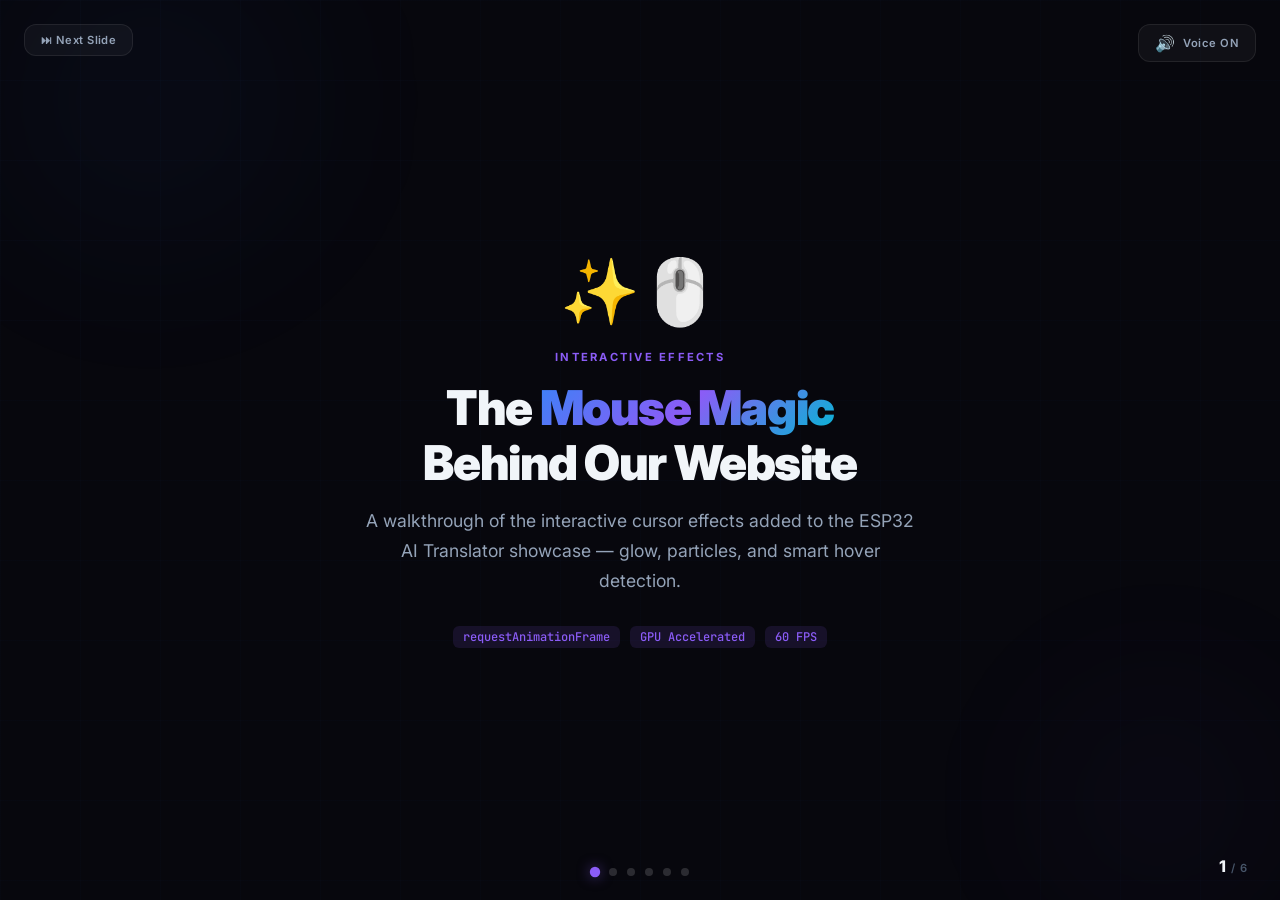
<file: docs/mouse-effects-explainer.html>
<!DOCTYPE html>
<html lang="en">
<head>
    <meta charset="UTF-8">
    <meta name="viewport" content="width=device-width, initial-scale=1.0">
    <title>Mouse Effects — Animated Explainer</title>
    <link rel="preconnect" href="https://fonts.googleapis.com">
    <link rel="preconnect" href="https://fonts.gstatic.com" crossorigin>
    <link href="https://fonts.googleapis.com/css2?family=Inter:wght@300;400;500;600;700;800;900&family=JetBrains+Mono:wght@400;500&display=swap" rel="stylesheet">
    <style>
        *, *::before, *::after {
            margin: 0; padding: 0; box-sizing: border-box;
        }

        :root {
            --bg: #07070d;
            --bg-card: #111119;
            --blue: #3b82f6;
            --purple: #8b5cf6;
            --cyan: #06b6d4;
            --pink: #ec4899;
            --green: #10b981;
            --text: #f1f5f9;
            --text-dim: #94a3b8;
            --text-muted: #475569;
        }

        html, body {
            font-family: 'Inter', sans-serif;
            background: var(--bg);
            color: var(--text);
            height: 100vh;
            width: 100vw;
            overflow: hidden;
            cursor: none;
        }

        /* ── BACKGROUND ── */
        .bg-noise {
            position: fixed; inset: 0;
            background-image:
                linear-gradient(rgba(59, 130, 246, 0.02) 1px, transparent 1px),
                linear-gradient(90deg, rgba(59, 130, 246, 0.02) 1px, transparent 1px);
            background-size: 80px 80px;
            z-index: 0;
        }

        .bg-orb {
            position: fixed;
            border-radius: 50%;
            filter: blur(80px);
            z-index: 0;
            opacity: 0.4;
        }

        .bg-orb-1 {
            width: 500px; height: 500px;
            background: radial-gradient(circle, rgba(59,130,246,0.15), transparent 70%);
            top: -150px; left: -100px;
            animation: orbFloat1 12s ease-in-out infinite;
        }

        .bg-orb-2 {
            width: 400px; height: 400px;
            background: radial-gradient(circle, rgba(139,92,246,0.12), transparent 70%);
            bottom: -100px; right: -80px;
            animation: orbFloat2 15s ease-in-out infinite;
        }

        @keyframes orbFloat1 {
            0%, 100% { transform: translate(0, 0); }
            50% { transform: translate(40px, 30px); }
        }
        @keyframes orbFloat2 {
            0%, 100% { transform: translate(0, 0); }
            50% { transform: translate(-30px, -40px); }
        }

        /* ── MAIN STAGE ── */
        .stage {
            position: relative;
            z-index: 1;
            height: 100vh;
            display: flex;
            flex-direction: column;
            align-items: center;
            justify-content: center;
        }

        /* ── SLIDE SYSTEM ── */
        .slide {
            position: absolute;
            inset: 0;
            display: flex;
            flex-direction: column;
            align-items: center;
            justify-content: center;
            opacity: 0;
            transform: scale(0.95) translateY(20px);
            transition: opacity 0.8s cubic-bezier(0.4, 0, 0.2, 1),
                        transform 0.8s cubic-bezier(0.4, 0, 0.2, 1);
            pointer-events: none;
            padding: 60px;
        }

        .slide.active {
            opacity: 1;
            transform: scale(1) translateY(0);
            pointer-events: all;
        }

        .slide.exit-left {
            opacity: 0;
            transform: scale(0.9) translateX(-60px);
        }

        /* ── SLIDE CONTENT STYLES ── */
        .slide-number {
            font-size: 0.7rem;
            font-weight: 700;
            letter-spacing: 0.2em;
            text-transform: uppercase;
            color: var(--purple);
            margin-bottom: 16px;
            opacity: 0;
            animation: fadeUp 0.6s ease-out 0.3s forwards;
        }

        .slide.active .slide-number { animation: fadeUp 0.6s ease-out 0.3s forwards; }

        .slide-title {
            font-size: 3rem;
            font-weight: 900;
            text-align: center;
            line-height: 1.15;
            letter-spacing: -0.03em;
            margin-bottom: 16px;
            max-width: 700px;
        }

        .slide-title .gradient {
            background: linear-gradient(135deg, var(--blue), var(--purple), var(--cyan));
            -webkit-background-clip: text;
            -webkit-text-fill-color: transparent;
            background-clip: text;
        }

        .slide-subtitle {
            font-size: 1.1rem;
            color: var(--text-dim);
            text-align: center;
            max-width: 550px;
            line-height: 1.7;
            margin-bottom: 30px;
        }

        @keyframes fadeUp {
            from { opacity: 0; transform: translateY(12px); }
            to { opacity: 1; transform: translateY(0); }
        }

        /* ── DEMO AREAS ── */
        .demo-box {
            width: 650px;
            height: 280px;
            border-radius: 20px;
            background: rgba(255,255,255,0.02);
            border: 1px solid rgba(255,255,255,0.06);
            position: relative;
            overflow: hidden;
            display: flex;
            align-items: center;
            justify-content: center;
            backdrop-filter: blur(10px);
        }

        .demo-label {
            position: absolute;
            top: 12px;
            left: 16px;
            font-size: 0.6rem;
            font-weight: 700;
            text-transform: uppercase;
            letter-spacing: 0.12em;
            color: var(--text-muted);
            display: flex;
            align-items: center;
            gap: 6px;
        }

        .demo-label::before {
            content: '';
            width: 6px; height: 6px;
            background: var(--green);
            border-radius: 50%;
            animation: liveDot 2s infinite;
        }

        @keyframes liveDot {
            0%, 100% { box-shadow: 0 0 0 0 rgba(16,185,129,0.5); }
            50% { box-shadow: 0 0 0 4px rgba(16,185,129,0); }
        }

        .demo-hint {
            position: absolute;
            bottom: 14px;
            font-size: 0.65rem;
            color: var(--text-muted);
            letter-spacing: 0.06em;
        }

        /* ── GLOW DEMO (Slide 2) ── */
        .glow-demo-orb {
            width: 180px;
            height: 180px;
            border-radius: 50%;
            background: radial-gradient(circle, rgba(59,130,246,0.25), rgba(139,92,246,0.15), transparent 70%);
            position: absolute;
            filter: blur(2px);
            animation: glowDemoMove 5s ease-in-out infinite;
            mix-blend-mode: screen;
        }

        @keyframes glowDemoMove {
            0% { left: 10%; top: 30%; }
            25% { left: 55%; top: 15%; }
            50% { left: 70%; top: 55%; }
            75% { left: 30%; top: 65%; }
            100% { left: 10%; top: 30%; }
        }

        .glow-trail {
            width: 8px; height: 8px;
            border-radius: 50%;
            position: absolute;
            animation: glowDemoMove 5s ease-in-out infinite;
        }

        .glow-trail-1 {
            background: rgba(59,130,246,0.7);
            box-shadow: 0 0 12px rgba(59,130,246,0.5);
            animation-delay: -0.1s;
            width: 6px; height: 6px;
        }
        .glow-trail-2 {
            background: rgba(139,92,246,0.5);
            box-shadow: 0 0 10px rgba(139,92,246,0.4);
            animation-delay: -0.25s;
            width: 5px; height: 5px;
        }
        .glow-trail-3 {
            background: rgba(6,182,212,0.3);
            box-shadow: 0 0 8px rgba(6,182,212,0.3);
            animation-delay: -0.45s;
            width: 4px; height: 4px;
        }

        /* ── RING DEMO (Slide 3) ── */
        .ring-demo-cursor {
            width: 24px;
            height: 24px;
            border-radius: 50%;
            border: 2px solid rgba(139,92,246,0.5);
            position: absolute;
            animation: ringDemoMove 6s ease-in-out infinite;
            transition: width 0.3s, height 0.3s, border-color 0.3s;
        }

        @keyframes ringDemoMove {
            0% { left: 15%; top: 40%; width: 24px; height: 24px; border-color: rgba(139,92,246,0.5); }
            20% { left: 28%; top: 35%; }
            30% { left: 33%; top: 45%; width: 42px; height: 42px; border-color: rgba(59,130,246,0.7); }
            45% { left: 33%; top: 45%; width: 42px; height: 42px; border-color: rgba(59,130,246,0.7); }
            55% { left: 55%; top: 30%; width: 24px; height: 24px; border-color: rgba(139,92,246,0.5); }
            65% { left: 65%; top: 50%; width: 42px; height: 42px; border-color: rgba(59,130,246,0.7); }
            80% { left: 65%; top: 50%; width: 42px; height: 42px; border-color: rgba(59,130,246,0.7); }
            90% { left: 80%; top: 35%; width: 24px; height: 24px; border-color: rgba(139,92,246,0.5); }
            100% { left: 15%; top: 40%; width: 24px; height: 24px; border-color: rgba(139,92,246,0.5); }
        }

        .ring-demo-card {
            width: 120px;
            height: 70px;
            background: rgba(255,255,255,0.04);
            border: 1px solid rgba(255,255,255,0.08);
            border-radius: 12px;
            display: flex;
            flex-direction: column;
            align-items: center;
            justify-content: center;
            gap: 4px;
            position: absolute;
        }

        .ring-demo-card .card-icon { font-size: 1.2rem; }
        .ring-demo-card .card-text {
            font-size: 0.6rem;
            color: var(--text-muted);
            text-transform: uppercase;
            letter-spacing: 0.08em;
        }

        .ring-card-1 { left: 25%; top: 35%; }
        .ring-card-2 { left: 55%; top: 40%; }

        .ring-demo-card.highlight {
            border-color: rgba(59,130,246,0.3);
            background: rgba(59,130,246,0.06);
            animation: cardPulse 6s ease-in-out infinite;
        }

        @keyframes cardPulse {
            0%, 20%, 55%, 100% { border-color: rgba(255,255,255,0.08); background: rgba(255,255,255,0.04); }
            30%, 45% { border-color: rgba(59,130,246,0.3); background: rgba(59,130,246,0.06); }
            65%, 80% { border-color: rgba(59,130,246,0.3); background: rgba(59,130,246,0.06); }
        }

        .ring-card-1 { animation: cardPulse 6s ease-in-out infinite; }
        .ring-card-2 { animation: cardPulse 6s ease-in-out infinite; animation-delay: -2.4s; }

        /* ── PARTICLE DEMO (Slide 4) ── */
        .particle-canvas {
            width: 100%;
            height: 100%;
            position: absolute;
        }

        /* ── FEATURE CARDS (Slide 5) ── */
        .features-row {
            display: flex;
            gap: 20px;
            flex-wrap: wrap;
            justify-content: center;
            max-width: 800px;
        }

        .feat-card {
            background: rgba(255,255,255,0.03);
            border: 1px solid rgba(255,255,255,0.06);
            border-radius: 16px;
            padding: 24px 20px;
            width: 170px;
            text-align: center;
            opacity: 0;
            transform: translateY(20px);
            transition: opacity 0.5s, transform 0.5s;
        }

        .slide.active .feat-card {
            opacity: 1;
            transform: translateY(0);
        }

        .slide.active .feat-card:nth-child(1) { transition-delay: 0.2s; }
        .slide.active .feat-card:nth-child(2) { transition-delay: 0.35s; }
        .slide.active .feat-card:nth-child(3) { transition-delay: 0.5s; }
        .slide.active .feat-card:nth-child(4) { transition-delay: 0.65s; }

        .feat-icon {
            font-size: 2rem;
            margin-bottom: 10px;
        }

        .feat-title {
            font-size: 0.85rem;
            font-weight: 700;
            margin-bottom: 6px;
        }

        .feat-desc {
            font-size: 0.65rem;
            color: var(--text-muted);
            line-height: 1.5;
        }

        /* ── PROGRESS BAR ── */
        .progress-bar {
            position: fixed;
            bottom: 0;
            left: 0;
            height: 3px;
            background: linear-gradient(90deg, var(--blue), var(--purple), var(--cyan));
            z-index: 100;
            transition: width 0.3s ease;
            box-shadow: 0 0 15px rgba(59,130,246,0.4);
        }

        /* ── SLIDE COUNTER ── */
        .slide-counter {
            position: fixed;
            bottom: 24px;
            right: 32px;
            font-size: 0.7rem;
            font-weight: 600;
            color: var(--text-muted);
            z-index: 100;
            letter-spacing: 0.08em;
        }

        .slide-counter .current {
            color: var(--text);
            font-size: 1rem;
            font-weight: 800;
        }

        /* ── NAV DOTS ── */
        .nav-dots {
            position: fixed;
            bottom: 24px;
            left: 50%;
            transform: translateX(-50%);
            display: flex;
            gap: 10px;
            z-index: 100;
        }

        .nav-dot {
            width: 8px;
            height: 8px;
            border-radius: 50%;
            background: rgba(255,255,255,0.15);
            cursor: pointer;
            transition: all 0.3s;
            border: none;
        }

        .nav-dot.active {
            background: var(--purple);
            box-shadow: 0 0 10px rgba(139,92,246,0.5);
            transform: scale(1.3);
        }

        /* ── VOICE CONTROL ── */
        .voice-toggle {
            position: fixed;
            top: 24px;
            right: 24px;
            z-index: 100;
            display: flex;
            align-items: center;
            gap: 8px;
            padding: 8px 16px;
            border-radius: 12px;
            background: rgba(255,255,255,0.04);
            border: 1px solid rgba(255,255,255,0.08);
            color: var(--text-dim);
            font-size: 0.7rem;
            font-weight: 600;
            cursor: pointer;
            transition: all 0.3s;
            font-family: inherit;
            letter-spacing: 0.04em;
        }

        .voice-toggle:hover {
            background: rgba(255,255,255,0.08);
            border-color: rgba(139,92,246,0.3);
        }

        .voice-toggle .speaker-icon {
            font-size: 1rem;
        }

        .voice-toggle.muted {
            opacity: 0.5;
        }

        /* ── SKIP BUTTON ── */
        .skip-btn {
            position: fixed;
            top: 24px;
            left: 24px;
            z-index: 100;
            padding: 8px 16px;
            border-radius: 12px;
            background: rgba(255,255,255,0.04);
            border: 1px solid rgba(255,255,255,0.08);
            color: var(--text-dim);
            font-size: 0.7rem;
            font-weight: 600;
            cursor: pointer;
            transition: all 0.3s;
            font-family: inherit;
            letter-spacing: 0.04em;
        }

        .skip-btn:hover {
            background: rgba(255,255,255,0.08);
        }

        /* ── MOUSE EFFECTS (Live on this page too!) ── */
        .custom-cursor {
            position: fixed;
            width: 24px; height: 24px;
            border-radius: 50%;
            border: 1.5px solid rgba(139,92,246,0.4);
            pointer-events: none;
            z-index: 10000;
            transform: translate(-50%, -50%);
            transition: width 0.2s, height 0.2s;
        }

        .custom-glow {
            position: fixed;
            width: 200px; height: 200px;
            border-radius: 50%;
            pointer-events: none;
            z-index: 9999;
            background: radial-gradient(circle, rgba(59,130,246,0.1), rgba(139,92,246,0.06), transparent 70%);
            transform: translate(-50%, -50%);
            mix-blend-mode: screen;
        }

        .live-particle {
            position: fixed;
            border-radius: 50%;
            pointer-events: none;
            z-index: 9998;
        }

        /* ── INTRO TITLE ANIMATION ── */
        .intro-icon {
            font-size: 4rem;
            margin-bottom: 20px;
            animation: iconBounce 2s ease-in-out infinite;
        }

        @keyframes iconBounce {
            0%, 100% { transform: translateY(0); }
            50% { transform: translateY(-8px); }
        }

        /* ── FINAL SLIDE ── */
        .final-cta {
            display: inline-flex;
            align-items: center;
            gap: 10px;
            padding: 14px 28px;
            border-radius: 14px;
            background: linear-gradient(135deg, var(--blue), var(--purple));
            color: white;
            font-weight: 700;
            font-size: 0.9rem;
            border: none;
            cursor: pointer;
            font-family: inherit;
            letter-spacing: 0.02em;
            transition: transform 0.2s, box-shadow 0.2s;
            text-decoration: none;
        }

        .final-cta:hover {
            transform: translateY(-2px);
            box-shadow: 0 8px 30px rgba(59,130,246,0.3);
        }

        /* ── CODE SNIPPET STYLE ── */
        .code-tag {
            display: inline-block;
            padding: 3px 10px;
            border-radius: 6px;
            background: rgba(139,92,246,0.12);
            color: var(--purple);
            font-family: 'JetBrains Mono', monospace;
            font-size: 0.75rem;
            font-weight: 500;
        }
    </style>
</head>
<body>
    <div class="bg-noise"></div>
    <div class="bg-orb bg-orb-1"></div>
    <div class="bg-orb bg-orb-2"></div>

    <!-- Custom Cursor (live on page) -->
    <div class="custom-cursor" id="cursor"></div>
    <div class="custom-glow" id="cursorGlow"></div>

    <!-- Progress Bar -->
    <div class="progress-bar" id="progressBar"></div>

    <!-- Controls -->
    <button class="voice-toggle" id="voiceToggle">
        <span class="speaker-icon">🔊</span> Voice ON
    </button>
    <button class="skip-btn" id="skipBtn">⏭ Next Slide</button>

    <!-- Nav Dots -->
    <div class="nav-dots" id="navDots"></div>

    <!-- Slide Counter -->
    <div class="slide-counter">
        <span class="current" id="currentSlide">1</span> / <span id="totalSlides">6</span>
    </div>

    <!-- ═══ SLIDES ═══ -->
    <div class="stage">

        <!-- SLIDE 1: INTRO -->
        <div class="slide active" data-slide="0">
            <div class="intro-icon">✨🖱️</div>
            <div class="slide-number">Interactive Effects</div>
            <h1 class="slide-title">
                The <span class="gradient">Mouse Magic</span><br>Behind Our Website
            </h1>
            <p class="slide-subtitle">
                A walkthrough of the interactive cursor effects added to the ESP32 AI Translator showcase — glow, particles, and smart hover detection.
            </p>
            <div style="display:flex; gap:10px; align-items:center;">
                <span class="code-tag">requestAnimationFrame</span>
                <span class="code-tag">GPU Accelerated</span>
                <span class="code-tag">60 FPS</span>
            </div>
        </div>

        <!-- SLIDE 2: GLOW ORB -->
        <div class="slide" data-slide="1">
            <div class="slide-number">Effect 01 / 04</div>
            <h1 class="slide-title">
                The <span class="gradient">Glow Orb</span>
            </h1>
            <p class="slide-subtitle">
                A 280-pixel radial gradient in blue, purple, and cyan softly follows your cursor with a dreamy lag — creating an ambient lighting effect.
            </p>
            <div class="demo-box">
                <div class="demo-label">Live Simulation</div>
                <div class="glow-demo-orb"></div>
                <div class="glow-trail glow-trail-1"></div>
                <div class="glow-trail glow-trail-2"></div>
                <div class="glow-trail glow-trail-3"></div>
                <div class="demo-hint">Smooth interpolation factor: 0.08 (heavy lag for dreamy feel)</div>
            </div>
        </div>

        <!-- SLIDE 3: CURSOR RING -->
        <div class="slide" data-slide="2">
            <div class="slide-number">Effect 02 / 04</div>
            <h1 class="slide-title">
                Smart <span class="gradient">Cursor Ring</span>
            </h1>
            <p class="slide-subtitle">
                A subtle 24px ring follows the cursor — and expands to 40px when hovering over interactive elements like cards, buttons, and links.
            </p>
            <div class="demo-box">
                <div class="demo-label">Live Simulation</div>
                <div class="ring-demo-card ring-card-1">
                    <span class="card-icon">🌍</span>
                    <span class="card-text">100+ Languages</span>
                </div>
                <div class="ring-demo-card ring-card-2">
                    <span class="card-icon">⚡</span>
                    <span class="card-text">3.8s Latency</span>
                </div>
                <div class="ring-demo-cursor"></div>
                <div class="demo-hint">Ring expands on: stat cards, buttons, pipeline steps, badges, links</div>
            </div>
        </div>

        <!-- SLIDE 4: PARTICLES -->
        <div class="slide" data-slide="3">
            <div class="slide-number">Effect 03 / 04</div>
            <h1 class="slide-title">
                <span class="gradient">Particle Trail</span>
            </h1>
            <p class="slide-subtitle">
                Colorful particles spawn at the cursor — blue, purple, cyan, pink, and green dots that drift outward, glow, and gracefully fade away.
            </p>
            <div class="demo-box">
                <div class="demo-label">Live Simulation</div>
                <canvas class="particle-canvas" id="particleCanvas"></canvas>
                <div class="demo-hint">Max 35 particles • Randomized size, color, velocity & decay</div>
            </div>
        </div>

        <!-- SLIDE 5: ALL FEATURES -->
        <div class="slide" data-slide="4">
            <div class="slide-number">Technical Summary</div>
            <h1 class="slide-title">
                <span class="gradient">Built for Performance</span>
            </h1>
            <p class="slide-subtitle">
                Every effect is optimized for smooth 60fps rendering with zero impact on usability.
            </p>
            <div class="features-row">
                <div class="feat-card">
                    <div class="feat-icon">⚡</div>
                    <div class="feat-title" style="color:var(--blue)">GPU Powered</div>
                    <div class="feat-desc">will-change & requestAnimationFrame for buttery-smooth rendering</div>
                </div>
                <div class="feat-card">
                    <div class="feat-icon">👆</div>
                    <div class="feat-title" style="color:var(--purple)">Non-Blocking</div>
                    <div class="feat-desc">pointer-events: none ensures effects never block user clicks</div>
                </div>
                <div class="feat-card">
                    <div class="feat-icon">🎨</div>
                    <div class="feat-title" style="color:var(--cyan)">Screen Blend</div>
                    <div class="feat-desc">mix-blend-mode: screen for natural light glow on dark backgrounds</div>
                </div>
                <div class="feat-card">
                    <div class="feat-icon">🧹</div>
                    <div class="feat-title" style="color:var(--green)">Auto Cleanup</div>
                    <div class="feat-desc">Effects fade on mouse leave — particles self-destruct when expired</div>
                </div>
            </div>
        </div>

        <!-- SLIDE 6: FINAL -->
        <div class="slide" data-slide="5">
            <div class="intro-icon">🚀</div>
            <div class="slide-number">That's It!</div>
            <h1 class="slide-title">
                <span class="gradient">Move Your Mouse</span><br>to Experience It
            </h1>
            <p class="slide-subtitle">
                These effects are live right now on this page! Move your cursor around to see the glow, ring, and particles in action.
            </p>
            <a class="final-cta" href="index.html">
                🌐 View the Full Showcase →
            </a>
        </div>
    </div>

    <script>
    (function() {
        // ═══════════════════════════════════
        //  SLIDE MANAGEMENT
        // ═══════════════════════════════════
        const slides = document.querySelectorAll('.slide');
        const totalSlides = slides.length;
        let currentSlide = 0;
        let isTransitioning = false;
        let voiceEnabled = true;
        let autoTimer = null;

        // Narration scripts per slide
        const NARRATIONS = [
            "Welcome! Let me walk you through the interactive mouse effects on our ESP32 AI Translator showcase website. These effects make the page feel alive and premium. Let's explore each one.",
            "First up: the Glow Orb. A large, soft gradient follows your cursor with a smooth, dreamy lag. It uses blue, purple, and cyan colors blended together with screen mode, creating an ambient lighting feel on the dark background.",
            "Next: the Smart Cursor Ring. A minimal 24 pixel ring follows your mouse more snappily. When you hover over interactive elements like stat cards, pipeline steps, or buttons, the ring expands to 40 pixels — giving clear visual feedback.",
            "The Particle Trail is where the magic really shines. Tiny glowing particles in blue, purple, cyan, pink, and green spawn at the cursor position. They drift outward with random velocities, then gradually fade and shrink until they disappear. Maximum 35 particles at any time.",
            "All effects are engineered for performance. We use GPU acceleration with will change, request animation frame for smooth 60 FPS, pointer events none so effects never block clicks, screen blend mode for natural lighting, and automatic cleanup when the mouse leaves the page.",
            "That's the complete overview! The effects are actually live right here on this page. Move your mouse around to see the glow orb, cursor ring, and particle trail in action. Click the button below to see the full showcase."
        ];

        // Build nav dots
        const navDots = document.getElementById('navDots');
        for (let i = 0; i < totalSlides; i++) {
            const dot = document.createElement('button');
            dot.className = 'nav-dot' + (i === 0 ? ' active' : '');
            dot.addEventListener('click', () => goToSlide(i));
            navDots.appendChild(dot);
        }

        document.getElementById('totalSlides').textContent = totalSlides;

        function updateUI() {
            document.getElementById('currentSlide').textContent = currentSlide + 1;
            document.getElementById('progressBar').style.width = ((currentSlide + 1) / totalSlides * 100) + '%';
            document.querySelectorAll('.nav-dot').forEach((d, i) => {
                d.classList.toggle('active', i === currentSlide);
            });
        }

        function goToSlide(index) {
            if (isTransitioning || index === currentSlide) return;
            isTransitioning = true;
            clearTimeout(autoTimer);
            window.speechSynthesis.cancel();

            const prev = slides[currentSlide];
            const next = slides[index];

            prev.classList.remove('active');
            prev.classList.add('exit-left');

            setTimeout(() => {
                prev.classList.remove('exit-left');
                next.classList.add('active');
                currentSlide = index;
                updateUI();
                isTransitioning = false;

                // Speak narration
                if (voiceEnabled) {
                    speakNarration(currentSlide);
                } else {
                    scheduleAutoAdvance();
                }

                // Start particle canvas if on that slide
                if (currentSlide === 3) startParticleDemo();
            }, 500);
        }

        function nextSlide() {
            if (currentSlide < totalSlides - 1) {
                goToSlide(currentSlide + 1);
            }
        }

        // ═══════════════════════════════════
        //  VOICE NARRATION (Web Speech API)
        // ═══════════════════════════════════
        function speakNarration(slideIndex) {
            window.speechSynthesis.cancel();
            const text = NARRATIONS[slideIndex];
            if (!text) return;

            const utterance = new SpeechSynthesisUtterance(text);
            utterance.rate = 0.95;
            utterance.pitch = 1.0;
            utterance.volume = 0.9;

            // Try to pick a good voice
            const voices = window.speechSynthesis.getVoices();
            const preferred = voices.find(v => v.name.includes('Google') && v.lang.startsWith('en'))
                || voices.find(v => v.lang.startsWith('en-US'))
                || voices.find(v => v.lang.startsWith('en'));
            if (preferred) utterance.voice = preferred;

            utterance.onend = () => {
                // Auto-advance after narration finishes
                setTimeout(() => {
                    if (currentSlide < totalSlides - 1) {
                        nextSlide();
                    }
                }, 1500);
            };

            window.speechSynthesis.speak(utterance);
        }

        function scheduleAutoAdvance() {
            clearTimeout(autoTimer);
            autoTimer = setTimeout(() => {
                if (currentSlide < totalSlides - 1) nextSlide();
            }, 6000);
        }

        // Voice toggle
        const voiceToggle = document.getElementById('voiceToggle');
        voiceToggle.addEventListener('click', () => {
            voiceEnabled = !voiceEnabled;
            voiceToggle.innerHTML = voiceEnabled
                ? '<span class="speaker-icon">🔊</span> Voice ON'
                : '<span class="speaker-icon">🔇</span> Voice OFF';
            voiceToggle.classList.toggle('muted', !voiceEnabled);

            if (!voiceEnabled) {
                window.speechSynthesis.cancel();
                scheduleAutoAdvance();
            } else {
                clearTimeout(autoTimer);
                speakNarration(currentSlide);
            }
        });

        // Skip button
        document.getElementById('skipBtn').addEventListener('click', nextSlide);

        // Keyboard navigation
        document.addEventListener('keydown', (e) => {
            if (e.key === 'ArrowRight' || e.key === ' ') { e.preventDefault(); nextSlide(); }
            if (e.key === 'ArrowLeft' && currentSlide > 0) goToSlide(currentSlide - 1);
        });

        // Start first narration after a short delay (voices may load async)
        window.speechSynthesis.onvoiceschanged = () => {};
        setTimeout(() => {
            if (voiceEnabled) speakNarration(0);
        }, 1200);

        // ═══════════════════════════════════
        //  PARTICLE CANVAS DEMO (Slide 4)
        // ═══════════════════════════════════
        function startParticleDemo() {
            const canvas = document.getElementById('particleCanvas');
            if (!canvas) return;
            const ctx = canvas.getContext('2d');
            canvas.width = canvas.offsetWidth * 2;
            canvas.height = canvas.offsetHeight * 2;
            ctx.scale(2, 2);

            const W = canvas.offsetWidth;
            const H = canvas.offsetHeight;
            const particles = [];
            const colors = [
                'rgba(59,130,246,', 'rgba(139,92,246,',
                'rgba(6,182,212,', 'rgba(236,72,153,',
                'rgba(16,185,129,'
            ];

            // Simulated cursor path
            let t = 0;

            function spawnBurst(x, y) {
                for (let i = 0; i < 3; i++) {
                    particles.push({
                        x: x + (Math.random() - 0.5) * 10,
                        y: y + (Math.random() - 0.5) * 10,
                        vx: (Math.random() - 0.5) * 2.5,
                        vy: (Math.random() - 0.5) * 2.5,
                        size: Math.random() * 4 + 2,
                        life: 1,
                        decay: Math.random() * 0.02 + 0.008,
                        color: colors[Math.floor(Math.random() * colors.length)]
                    });
                }
            }

            function animate() {
                if (currentSlide !== 3) return;
                ctx.clearRect(0, 0, W, H);
                t += 0.015;

                // Simulated cursor movement
                const cx = W/2 + Math.cos(t * 2) * W * 0.3;
                const cy = H/2 + Math.sin(t * 3) * H * 0.25;

                spawnBurst(cx, cy);

                // Draw cursor indicator
                ctx.beginPath();
                ctx.arc(cx, cy, 10, 0, Math.PI * 2);
                ctx.strokeStyle = 'rgba(139,92,246,0.4)';
                ctx.lineWidth = 1.5;
                ctx.stroke();

                // Draw glow
                const grad = ctx.createRadialGradient(cx, cy, 0, cx, cy, 60);
                grad.addColorStop(0, 'rgba(59,130,246,0.08)');
                grad.addColorStop(0.5, 'rgba(139,92,246,0.04)');
                grad.addColorStop(1, 'transparent');
                ctx.fillStyle = grad;
                ctx.fillRect(0, 0, W, H);

                // Update particles
                for (let i = particles.length - 1; i >= 0; i--) {
                    const p = particles[i];
                    p.life -= p.decay;
                    p.x += p.vx;
                    p.y += p.vy;
                    p.vx *= 0.98;
                    p.vy *= 0.98;

                    if (p.life <= 0) {
                        particles.splice(i, 1);
                        continue;
                    }

                    ctx.beginPath();
                    ctx.arc(p.x, p.y, p.size * p.life, 0, Math.PI * 2);
                    ctx.fillStyle = p.color + (p.life * 0.8) + ')';
                    ctx.shadowColor = p.color + '0.5)';
                    ctx.shadowBlur = p.size * 3;
                    ctx.fill();
                    ctx.shadowBlur = 0;
                }

                if (particles.length > 80) particles.splice(0, particles.length - 80);

                requestAnimationFrame(animate);
            }

            animate();
        }

        // ═══════════════════════════════════
        //  LIVE MOUSE EFFECTS ON THIS PAGE
        // ═══════════════════════════════════
        const cursor = document.getElementById('cursor');
        const cursorGlow = document.getElementById('cursorGlow');
        let mx = -200, my = -200;
        let cx = -200, cy = -200;
        let gx = -200, gy = -200;
        const liveParticles = [];
        let frameCount = 0;

        const COLORS = [
            'rgba(59,130,246,0.6)', 'rgba(139,92,246,0.6)',
            'rgba(6,182,212,0.5)', 'rgba(236,72,153,0.4)',
            'rgba(16,185,129,0.4)'
        ];

        document.addEventListener('mousemove', (e) => {
            mx = e.clientX;
            my = e.clientY;
        });

        function animateCursor() {
            cx += (mx - cx) * 0.18;
            cy += (my - cy) * 0.18;
            cursor.style.left = cx + 'px';
            cursor.style.top = cy + 'px';

            gx += (mx - gx) * 0.07;
            gy += (my - gy) * 0.07;
            cursorGlow.style.left = gx + 'px';
            cursorGlow.style.top = gy + 'px';

            // Particles
            frameCount++;
            if (frameCount % 4 === 0 && mx > 0 && liveParticles.length < 30) {
                const el = document.createElement('div');
                el.className = 'live-particle';
                const s = Math.random() * 4 + 2;
                const c = COLORS[Math.floor(Math.random() * COLORS.length)];
                el.style.width = s + 'px';
                el.style.height = s + 'px';
                el.style.background = c;
                el.style.boxShadow = '0 0 ' + (s * 2) + 'px ' + c;
                document.body.appendChild(el);
                liveParticles.push({
                    el, x: mx + (Math.random()-0.5)*12, y: my + (Math.random()-0.5)*12,
                    vx: (Math.random()-0.5)*1.5, vy: (Math.random()-0.5)*1.5,
                    life: 1, decay: Math.random()*0.025 + 0.015
                });
            }

            for (let i = liveParticles.length - 1; i >= 0; i--) {
                const p = liveParticles[i];
                p.life -= p.decay;
                p.x += p.vx; p.y += p.vy;
                p.vx *= 0.97; p.vy *= 0.97;
                if (p.life <= 0) {
                    p.el.remove();
                    liveParticles.splice(i, 1);
                } else {
                    p.el.style.left = p.x + 'px';
                    p.el.style.top = p.y + 'px';
                    p.el.style.opacity = p.life;
                    p.el.style.transform = `translate(-50%,-50%) scale(${p.life})`;
                }
            }

            requestAnimationFrame(animateCursor);
        }
        animateCursor();

    })();
    </script>
</body>
</html>
</file>
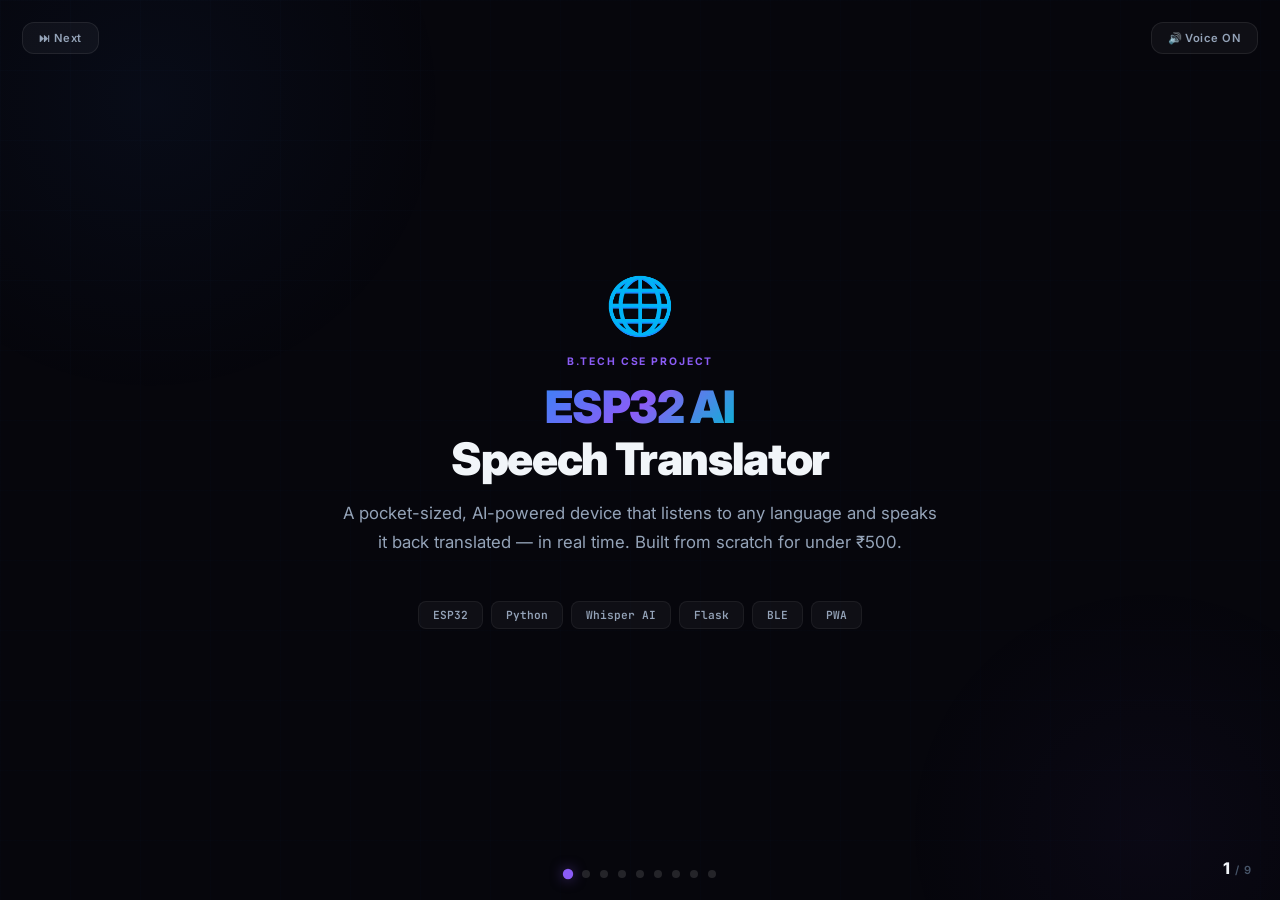
<file: docs/project-explainer.html>
<!DOCTYPE html>
<html lang="en">
<head>
    <meta charset="UTF-8">
    <meta name="viewport" content="width=device-width, initial-scale=1.0">
    <title>ESP32 AI Speech Translator — Project Explainer</title>
    <link rel="preconnect" href="https://fonts.googleapis.com">
    <link rel="preconnect" href="https://fonts.gstatic.com" crossorigin>
    <link href="https://fonts.googleapis.com/css2?family=Inter:wght@300;400;500;600;700;800;900&family=JetBrains+Mono:wght@400;500&display=swap" rel="stylesheet">
    <style>
        *, *::before, *::after { margin:0; padding:0; box-sizing:border-box; }

        :root {
            --bg: #06060c;
            --card: #111119;
            --card-border: rgba(255,255,255,0.06);
            --blue: #3b82f6;
            --purple: #8b5cf6;
            --cyan: #06b6d4;
            --green: #10b981;
            --orange: #f59e0b;
            --red: #ef4444;
            --pink: #ec4899;
            --text: #f1f5f9;
            --dim: #94a3b8;
            --muted: #475569;
            --grad: linear-gradient(135deg, #3b82f6, #8b5cf6, #06b6d4);
        }

        html, body {
            font-family: 'Inter', sans-serif;
            background: var(--bg);
            color: var(--text);
            height: 100vh; width: 100vw;
            overflow: hidden;
        }

        /* ── BG ── */
        .bg-grid {
            position: fixed; inset: 0; z-index: 0;
            background-image:
                linear-gradient(rgba(59,130,246,0.015) 1px, transparent 1px),
                linear-gradient(90deg, rgba(59,130,246,0.015) 1px, transparent 1px);
            background-size: 70px 70px;
        }
        .bg-orb {
            position: fixed; border-radius: 50%; z-index: 0; opacity: 0.5;
        }
        .bg-orb-1 {
            width: 600px; height: 600px; top: -200px; left: -150px;
            background: radial-gradient(circle, rgba(59,130,246,0.1), transparent 70%);
            animation: orbF 14s ease-in-out infinite;
        }
        .bg-orb-2 {
            width: 500px; height: 500px; bottom: -180px; right: -120px;
            background: radial-gradient(circle, rgba(139,92,246,0.08), transparent 70%);
            animation: orbF 18s ease-in-out infinite reverse;
        }
        @keyframes orbF {
            0%,100% { transform: translate(0,0) scale(1); }
            50% { transform: translate(30px,20px) scale(1.1); }
        }

        /* ── SLIDES ── */
        .slide {
            position: fixed; inset: 0; z-index: 1;
            display: flex; flex-direction: column; align-items: center; justify-content: center;
            opacity: 0; transform: scale(0.96) translateY(16px);
            transition: opacity 0.7s cubic-bezier(.4,0,.2,1), transform 0.7s cubic-bezier(.4,0,.2,1);
            pointer-events: none; padding: 50px 60px;
        }
        .slide.active {
            opacity: 1; transform: scale(1) translateY(0); pointer-events: all;
        }
        .slide.out {
            opacity: 0; transform: scale(0.92) translateX(-40px);
        }

        /* ── TYPOGRAPHY ── */
        .tag {
            font-size: 0.65rem; font-weight: 700; letter-spacing: 0.18em;
            text-transform: uppercase; color: var(--purple); margin-bottom: 14px;
        }
        .title {
            font-size: 2.8rem; font-weight: 900; text-align: center;
            line-height: 1.15; letter-spacing: -0.03em; margin-bottom: 14px;
            max-width: 750px;
        }
        .title .g { background: var(--grad); -webkit-background-clip: text; -webkit-text-fill-color: transparent; background-clip: text; }
        .sub {
            font-size: 1.05rem; color: var(--dim); text-align: center;
            max-width: 600px; line-height: 1.7; margin-bottom: 28px;
        }

        /* ── PIPELINE ── */
        .pipeline-box {
            display: flex; align-items: center; gap: 0; margin-top: 10px;
        }
        .pipe-step {
            display: flex; flex-direction: column; align-items: center;
            padding: 22px 28px; border-radius: 16px;
            background: rgba(255,255,255,0.03); border: 1px solid var(--card-border);
            min-width: 200px; text-align: center;
            opacity: 0; transform: translateY(20px);
            transition: opacity 0.5s, transform 0.5s;
        }
        .slide.active .pipe-step { opacity: 1; transform: translateY(0); }
        .slide.active .pipe-step:nth-child(1) { transition-delay: 0.3s; }
        .slide.active .pipe-step:nth-child(3) { transition-delay: 0.5s; }
        .slide.active .pipe-step:nth-child(5) { transition-delay: 0.7s; }

        .pipe-step .step-icon { font-size: 2rem; margin-bottom: 8px; }
        .pipe-step .step-num {
            font-size: 0.55rem; font-weight: 800; letter-spacing: 0.15em;
            text-transform: uppercase; margin-bottom: 6px;
        }
        .pipe-step .step-title { font-size: 0.95rem; font-weight: 700; margin-bottom: 4px; }
        .pipe-step .step-tech {
            font-size: 0.65rem; font-family: 'JetBrains Mono', monospace;
            padding: 3px 10px; border-radius: 6px; font-weight: 600;
        }
        .pipe-step.s1 .step-num { color: var(--blue); }
        .pipe-step.s1 { border-color: rgba(59,130,246,0.15); }
        .pipe-step.s1 .step-tech { background: rgba(59,130,246,0.1); color: var(--blue); }

        .pipe-step.s2 .step-num { color: var(--purple); }
        .pipe-step.s2 { border-color: rgba(139,92,246,0.15); }
        .pipe-step.s2 .step-tech { background: rgba(139,92,246,0.1); color: var(--purple); }

        .pipe-step.s3 .step-num { color: var(--cyan); }
        .pipe-step.s3 { border-color: rgba(6,182,212,0.15); }
        .pipe-step.s3 .step-tech { background: rgba(6,182,212,0.1); color: var(--cyan); }

        .pipe-arrow {
            font-size: 1.4rem; color: var(--muted); margin: 0 6px;
            opacity: 0; transition: opacity 0.5s;
        }
        .slide.active .pipe-arrow { opacity: 1; transition-delay: 0.45s; }

        /* ── STATS ── */
        .stats-row {
            display: flex; gap: 20px; margin-top: 10px; flex-wrap: wrap; justify-content: center;
        }
        .stat {
            background: rgba(255,255,255,0.03); border: 1px solid var(--card-border);
            border-radius: 16px; padding: 24px 30px; text-align: center; min-width: 150px;
            opacity: 0; transform: translateY(20px); transition: opacity 0.5s, transform 0.5s;
            position: relative; overflow: hidden;
        }
        .stat::before {
            content: ''; position: absolute; top: 0; left: 0; right: 0; height: 3px; border-radius: 3px 3px 0 0;
        }
        .slide.active .stat { opacity: 1; transform: translateY(0); }
        .slide.active .stat:nth-child(1) { transition-delay: 0.2s; }
        .slide.active .stat:nth-child(2) { transition-delay: 0.35s; }
        .slide.active .stat:nth-child(3) { transition-delay: 0.5s; }
        .slide.active .stat:nth-child(4) { transition-delay: 0.65s; }

        .stat .stat-icon { font-size: 1.8rem; margin-bottom: 8px; }
        .stat .stat-val { font-size: 1.8rem; font-weight: 900; letter-spacing: -0.02em; }
        .stat .stat-label { font-size: 0.6rem; color: var(--muted); text-transform: uppercase; letter-spacing: 0.1em; margin-top: 4px; }

        .st-blue .stat-val { color: var(--blue); }
        .st-blue::before { background: var(--blue); }
        .st-green .stat-val { color: var(--green); }
        .st-green::before { background: var(--green); }
        .st-purple .stat-val { color: var(--purple); }
        .st-purple::before { background: var(--purple); }
        .st-cyan .stat-val { color: var(--cyan); }
        .st-cyan::before { background: var(--cyan); }

        /* ── FEATURES GRID ── */
        .feat-grid {
            display: grid; grid-template-columns: repeat(3, 1fr); gap: 14px;
            max-width: 700px; margin-top: 10px;
        }
        .feat {
            background: rgba(255,255,255,0.03); border: 1px solid var(--card-border);
            border-radius: 12px; padding: 16px 14px; display: flex; align-items: center; gap: 10px;
            opacity: 0; transform: translateY(14px); transition: opacity 0.4s, transform 0.4s;
        }
        .slide.active .feat { opacity: 1; transform: translateY(0); }
        .slide.active .feat:nth-child(1) { transition-delay: 0.15s; }
        .slide.active .feat:nth-child(2) { transition-delay: 0.25s; }
        .slide.active .feat:nth-child(3) { transition-delay: 0.35s; }
        .slide.active .feat:nth-child(4) { transition-delay: 0.45s; }
        .slide.active .feat:nth-child(5) { transition-delay: 0.55s; }
        .slide.active .feat:nth-child(6) { transition-delay: 0.65s; }
        .feat .feat-icon { font-size: 1.3rem; flex-shrink: 0; }
        .feat .feat-text { font-size: 0.78rem; font-weight: 600; color: var(--dim); }

        /* ── COMPARISON ── */
        .comp-table {
            border-collapse: collapse; margin-top: 10px; min-width: 600px;
            opacity: 0; transform: translateY(16px); transition: opacity 0.6s 0.2s, transform 0.6s 0.2s;
        }
        .slide.active .comp-table { opacity: 1; transform: translateY(0); }
        .comp-table th, .comp-table td {
            padding: 12px 24px; text-align: left; border-bottom: 1px solid rgba(255,255,255,0.04);
        }
        .comp-table th {
            font-size: 0.6rem; font-weight: 700; text-transform: uppercase;
            letter-spacing: 0.12em; color: var(--muted);
        }
        .comp-table th:last-child { color: var(--green); }
        .comp-table td { font-size: 0.85rem; color: var(--dim); }
        .comp-table td:first-child { font-weight: 600; color: var(--text); }
        .comp-table td.ours { color: var(--green); font-weight: 700; }
        .comp-table td.bad { color: var(--red); opacity: 0.6; }

        /* ── COST HERO ── */
        .cost-hero {
            display: flex; align-items: center; gap: 20px; margin-top: 20px;
            padding: 24px 36px; border-radius: 18px;
            background: linear-gradient(135deg, rgba(16,185,129,0.08), rgba(6,182,212,0.06));
            border: 1px solid rgba(16,185,129,0.2);
            opacity: 0; transform: scale(0.95); transition: opacity 0.5s 0.3s, transform 0.5s 0.3s;
        }
        .slide.active .cost-hero { opacity: 1; transform: scale(1); }
        .cost-price { font-size: 3rem; font-weight: 900; color: var(--green); }
        .cost-vs { font-size: 0.8rem; color: var(--muted); text-transform: uppercase; letter-spacing: 0.08em; }
        .cost-old { font-size: 1.4rem; color: var(--red); text-decoration: line-through; opacity: 0.5; }
        .cost-save {
            padding: 6px 14px; border-radius: 8px; font-size: 0.75rem; font-weight: 800;
            background: rgba(16,185,129,0.15); color: var(--green); letter-spacing: 0.04em;
        }

        /* ── TEAM ── */
        .team-row {
            display: flex; gap: 24px; margin-top: 10px;
        }
        .team-card {
            background: rgba(255,255,255,0.03); border: 1px solid var(--card-border);
            border-radius: 16px; padding: 28px 24px; text-align: center; min-width: 180px;
            opacity: 0; transform: translateY(20px); transition: opacity 0.5s, transform 0.5s;
        }
        .slide.active .team-card { opacity: 1; transform: translateY(0); }
        .slide.active .team-card:nth-child(1) { transition-delay: 0.2s; }
        .slide.active .team-card:nth-child(2) { transition-delay: 0.35s; }
        .slide.active .team-card:nth-child(3) { transition-delay: 0.5s; }
        .team-card .team-avatar {
            width: 56px; height: 56px; border-radius: 50%; margin: 0 auto 12px;
            background: linear-gradient(135deg, rgba(59,130,246,0.2), rgba(139,92,246,0.2));
            display: flex; align-items: center; justify-content: center; font-size: 1.5rem;
        }
        .team-card .team-name { font-size: 0.9rem; font-weight: 700; margin-bottom: 4px; }
        .team-card .team-role { font-size: 0.65rem; color: var(--muted); text-transform: uppercase; letter-spacing: 0.08em; }

        /* ── FUTURE CARD ── */
        .future-hero {
            display: flex; align-items: center; gap: 30px; margin-top: 10px;
            padding: 28px 36px; border-radius: 20px;
            background: linear-gradient(135deg, rgba(139,92,246,0.08), rgba(236,72,153,0.06));
            border: 1px solid rgba(139,92,246,0.2);
            max-width: 650px;
            opacity: 0; transform: translateY(16px); transition: opacity 0.5s 0.3s, transform 0.5s 0.3s;
        }
        .slide.active .future-hero { opacity: 1; transform: translateY(0); }
        .future-hero .watch-icon { font-size: 3.5rem; }
        .future-hero h3 {
            font-size: 1.1rem; font-weight: 800; margin-bottom: 6px;
            background: linear-gradient(135deg, var(--purple), var(--pink));
            -webkit-background-clip: text; -webkit-text-fill-color: transparent; background-clip: text;
        }
        .future-hero p { font-size: 0.8rem; color: var(--dim); line-height: 1.6; }

        /* ── CTA ── */
        .cta {
            display: inline-flex; align-items: center; gap: 10px; margin-top: 20px;
            padding: 14px 30px; border-radius: 14px; background: var(--grad);
            color: white; font-weight: 700; font-size: 0.9rem; border: none;
            cursor: pointer; font-family: inherit; text-decoration: none;
            transition: transform 0.2s, box-shadow 0.2s;
        }
        .cta:hover { transform: translateY(-2px); box-shadow: 0 8px 30px rgba(59,130,246,0.3); }

        /* ── SLIDE INTRO ICON ── */
        .hero-icon {
            font-size: 3.5rem; margin-bottom: 16px;
            animation: iconBob 2.5s ease-in-out infinite;
        }
        @keyframes iconBob {
            0%,100% { transform: translateY(0); }
            50% { transform: translateY(-6px); }
        }

        /* ── PROGRESS BAR ── */
        .progress {
            position: fixed; bottom: 0; left: 0; height: 3px; z-index: 100;
            background: var(--grad);
            box-shadow: 0 0 15px rgba(59,130,246,0.4);
            transition: width 0.4s ease;
        }

        /* ── NAV ── */
        .nav-dots {
            position: fixed; bottom: 22px; left: 50%; transform: translateX(-50%);
            display: flex; gap: 10px; z-index: 100;
        }
        .nav-dot {
            width: 8px; height: 8px; border-radius: 50%; border: none; cursor: pointer;
            background: rgba(255,255,255,0.12); transition: all 0.3s;
        }
        .nav-dot.active {
            background: var(--purple); box-shadow: 0 0 10px rgba(139,92,246,0.5);
            transform: scale(1.3);
        }

        .slide-ct {
            position: fixed; bottom: 22px; right: 28px; z-index: 100;
            font-size: 0.7rem; font-weight: 600; color: var(--muted); letter-spacing: 0.08em;
        }
        .slide-ct .cur { color: var(--text); font-size: 1rem; font-weight: 800; }

        /* ── CONTROLS ── */
        .ctrl {
            position: fixed; top: 22px; z-index: 100;
            display: flex; align-items: center; gap: 8px;
            padding: 8px 16px; border-radius: 12px;
            background: rgba(255,255,255,0.04); border: 1px solid rgba(255,255,255,0.08);
            color: var(--dim); font-size: 0.7rem; font-weight: 600;
            cursor: pointer; font-family: inherit; letter-spacing: 0.04em;
            transition: all 0.3s;
        }
        .ctrl:hover { background: rgba(255,255,255,0.08); }
        .ctrl-voice { right: 22px; }
        .ctrl-skip { left: 22px; }
        .ctrl.muted { opacity: 0.45; }

        /* ── WAVEFORM ANIM ── */
        .waveform {
            display: flex; align-items: flex-end; gap: 3px; height: 40px; margin-top: 16px;
        }
        .wave-bar {
            width: 4px; border-radius: 2px; background: var(--blue);
            animation: waveAnim 1s ease-in-out infinite;
        }
        .wave-bar:nth-child(1) { height: 12px; animation-delay: 0s; }
        .wave-bar:nth-child(2) { height: 24px; animation-delay: 0.1s; }
        .wave-bar:nth-child(3) { height: 18px; animation-delay: 0.2s; }
        .wave-bar:nth-child(4) { height: 32px; animation-delay: 0.3s; }
        .wave-bar:nth-child(5) { height: 20px; animation-delay: 0.4s; }
        .wave-bar:nth-child(6) { height: 36px; animation-delay: 0.5s; }
        .wave-bar:nth-child(7) { height: 14px; animation-delay: 0.6s; }
        .wave-bar:nth-child(8) { height: 28px; animation-delay: 0.7s; }
        .wave-bar:nth-child(9) { height: 22px; animation-delay: 0.8s; }
        .wave-bar:nth-child(10) { height: 16px; animation-delay: 0.9s; }
        @keyframes waveAnim {
            0%,100% { transform: scaleY(0.4); opacity: 0.4; }
            50% { transform: scaleY(1); opacity: 1; }
        }

        /* ── FLOWING TEXT ── */
        .flow-text {
            display: flex; align-items: center; gap: 14px; margin-top: 18px;
            font-size: 0.85rem; color: var(--dim);
        }
        .flow-arrow { color: var(--purple); font-size: 1.2rem; }

        /* ── TECH PILLS ── */
        .tech-pills {
            display: flex; gap: 8px; flex-wrap: wrap; justify-content: center; margin-top: 16px;
        }
        .pill {
            padding: 6px 14px; border-radius: 8px; font-size: 0.7rem; font-weight: 600;
            font-family: 'JetBrains Mono', monospace;
            background: rgba(255,255,255,0.04); border: 1px solid var(--card-border);
            color: var(--dim);
        }
    </style>
</head>
<body>
    <div class="bg-grid"></div>
    <div class="bg-orb bg-orb-1"></div>
    <div class="bg-orb bg-orb-2"></div>

    <div class="progress" id="progress"></div>

    <button class="ctrl ctrl-skip" id="skipBtn">⏭ Next</button>
    <button class="ctrl ctrl-voice" id="voiceBtn">🔊 Voice ON</button>

    <div class="nav-dots" id="navDots"></div>
    <div class="slide-ct"><span class="cur" id="curNum">1</span> / <span id="totNum">9</span></div>

    <!-- ═══════════════════════════════════════
         SLIDE 1: INTRO
         ═══════════════════════════════════════ -->
    <div class="slide active" data-s="0">
        <div class="hero-icon">🌐</div>
        <div class="tag">B.Tech CSE Project</div>
        <h1 class="title">
            <span class="g">ESP32 AI</span><br>Speech Translator
        </h1>
        <p class="sub">
            A pocket-sized, AI-powered device that listens to any language and speaks it back translated — in real time. Built from scratch for under ₹500.
        </p>
        <div class="tech-pills">
            <span class="pill">ESP32</span>
            <span class="pill">Python</span>
            <span class="pill">Whisper AI</span>
            <span class="pill">Flask</span>
            <span class="pill">BLE</span>
            <span class="pill">PWA</span>
        </div>
    </div>

    <!-- ═══════════════════════════════════════
         SLIDE 2: THE PROBLEM
         ═══════════════════════════════════════ -->
    <div class="slide" data-s="1">
        <div class="hero-icon">😰</div>
        <div class="tag">The Problem</div>
        <h1 class="title">
            Language Barriers<br><span class="g">Cost Too Much</span> to Break
        </h1>
        <p class="sub">
            Commercial translators cost ₹8,000 to ₹25,000. They're closed-source, limited in features, and don't support Bluetooth earbuds for private listening.
        </p>
        <div class="cost-hero">
            <div>
                <div style="font-size:0.7rem; color:var(--muted); text-transform:uppercase; letter-spacing:0.1em; margin-bottom:4px;">Commercial Devices</div>
                <div style="font-size:2rem; font-weight:900; color:var(--red);">₹8,000 – ₹25,000</div>
            </div>
            <div style="font-size:0.8rem; color:var(--muted);">Closed Source • No BT Earbuds • Vendor Lock-in</div>
        </div>
    </div>

    <!-- ═══════════════════════════════════════
         SLIDE 3: OUR SOLUTION
         ═══════════════════════════════════════ -->
    <div class="slide" data-s="2">
        <div class="hero-icon">💡</div>
        <div class="tag">Our Solution</div>
        <h1 class="title">
            Build It <span class="g">From Scratch</span><br>for ₹500
        </h1>
        <p class="sub">
            An ESP32 microcontroller connects via Bluetooth to your phone. Press the button, speak, and hear the translation through your earbuds. 100+ languages supported.
        </p>
        <div class="cost-hero">
            <div>
                <span class="cost-price">₹500</span>
                <span class="cost-vs"> vs </span>
                <span class="cost-old">₹10,800+</span>
            </div>
            <span class="cost-save">95% CHEAPER</span>
        </div>
    </div>

    <!-- ═══════════════════════════════════════
         SLIDE 4: HOW IT WORKS
         ═══════════════════════════════════════ -->
    <div class="slide" data-s="3">
        <div class="tag">How It Works</div>
        <h1 class="title">
            <span class="g">3-Stage</span> AI Pipeline
        </h1>
        <p class="sub">
            Your voice goes through three AI stages — captured, translated, and spoken back in another language.
        </p>
        <div class="pipeline-box">
            <div class="pipe-step s1">
                <span class="step-icon">🎤</span>
                <span class="step-num">Stage 01</span>
                <span class="step-title">Speech → Text</span>
                <span class="step-tech">Faster-Whisper</span>
            </div>
            <span class="pipe-arrow">→</span>
            <div class="pipe-step s2">
                <span class="step-icon">🌐</span>
                <span class="step-num">Stage 02</span>
                <span class="step-title">Text → Translation</span>
                <span class="step-tech">Google Translate</span>
            </div>
            <span class="pipe-arrow">→</span>
            <div class="pipe-step s3">
                <span class="step-icon">🔊</span>
                <span class="step-num">Stage 03</span>
                <span class="step-title">Text → Speech</span>
                <span class="step-tech">gTTS</span>
            </div>
        </div>
        <div class="flow-text">
            <span>🗣 You Speak</span>
            <span class="flow-arrow">→</span>
            <span>📝 Transcribed</span>
            <span class="flow-arrow">→</span>
            <span>🔄 Translated</span>
            <span class="flow-arrow">→</span>
            <span>🎧 You Hear</span>
        </div>
    </div>

    <!-- ═══════════════════════════════════════
         SLIDE 5: KEY STATS
         ═══════════════════════════════════════ -->
    <div class="slide" data-s="4">
        <div class="tag">By The Numbers</div>
        <h1 class="title">
            Performance <span class="g">Stats</span>
        </h1>
        <p class="sub">
            Real benchmarks from our working prototype.
        </p>
        <div class="stats-row">
            <div class="stat st-blue">
                <div class="stat-icon">🌍</div>
                <div class="stat-val">100+</div>
                <div class="stat-label">Languages</div>
            </div>
            <div class="stat st-green">
                <div class="stat-icon">⚡</div>
                <div class="stat-val">3.8s</div>
                <div class="stat-label">Avg Latency</div>
            </div>
            <div class="stat st-purple">
                <div class="stat-icon">🎯</div>
                <div class="stat-val">96%</div>
                <div class="stat-label">Accuracy</div>
            </div>
            <div class="stat st-cyan">
                <div class="stat-icon">🔋</div>
                <div class="stat-val">10.5h</div>
                <div class="stat-label">Battery Life</div>
            </div>
        </div>
        <div class="waveform">
            <div class="wave-bar"></div><div class="wave-bar"></div><div class="wave-bar"></div>
            <div class="wave-bar"></div><div class="wave-bar"></div><div class="wave-bar"></div>
            <div class="wave-bar"></div><div class="wave-bar"></div><div class="wave-bar"></div>
            <div class="wave-bar"></div>
        </div>
    </div>

    <!-- ═══════════════════════════════════════
         SLIDE 6: FEATURES
         ═══════════════════════════════════════ -->
    <div class="slide" data-s="5">
        <div class="tag">Highlights</div>
        <h1 class="title">
            Key <span class="g">Features</span>
        </h1>
        <p class="sub">What makes this translator special.</p>
        <div class="feat-grid">
            <div class="feat"><span class="feat-icon">🔵</span><span class="feat-text">BLE Push-to-Talk</span></div>
            <div class="feat"><span class="feat-icon">🎧</span><span class="feat-text">Bluetooth Earbuds Output</span></div>
            <div class="feat"><span class="feat-icon">🔍</span><span class="feat-text">Auto Language Detection</span></div>
            <div class="feat"><span class="feat-icon">🔁</span><span class="feat-text">Instant Replay & History</span></div>
            <div class="feat"><span class="feat-icon">📲</span><span class="feat-text">Installable PWA</span></div>
            <div class="feat"><span class="feat-icon">☁️</span><span class="feat-text">Cloud Deployable</span></div>
        </div>
    </div>

    <!-- ═══════════════════════════════════════
         SLIDE 7: COMPARISON
         ═══════════════════════════════════════ -->
    <div class="slide" data-s="6">
        <div class="tag">Head to Head</div>
        <h1 class="title">
            vs <span class="g">Commercial</span> Devices
        </h1>
        <p class="sub">How we stack up against devices costing 20x more.</p>
        <table class="comp-table">
            <thead>
                <tr><th></th><th>Commercial</th><th>Our Device</th></tr>
            </thead>
            <tbody>
                <tr><td>💰 Cost</td><td>₹8,000 – ₹25,000</td><td class="ours">₹500</td></tr>
                <tr><td>🌍 Languages</td><td>80 – 155</td><td class="ours">100+</td></tr>
                <tr><td>🎧 BT Earbuds</td><td class="bad">❌ No</td><td class="ours">✅ Yes</td></tr>
                <tr><td>🔓 Open Source</td><td class="bad">❌ No</td><td class="ours">✅ Yes</td></tr>
                <tr><td>🔁 History Replay</td><td class="bad">❌ Limited</td><td class="ours">✅ 20 items</td></tr>
            </tbody>
        </table>
    </div>

    <!-- ═══════════════════════════════════════
         SLIDE 8: TEAM & FUTURE
         ═══════════════════════════════════════ -->
    <div class="slide" data-s="7">
        <div class="tag">The Team & Future</div>
        <h1 class="title">
            Built by <span class="g">Three Students</span>
        </h1>
        <p class="sub">B.Tech Computer Science Engineering</p>
        <div class="team-row">
            <div class="team-card">
                <div class="team-avatar">🧑‍💻</div>
                <div class="team-name">Balamurugan S</div>
                <div class="team-role">Team Member</div>
            </div>
            <div class="team-card">
                <div class="team-avatar">⚙️</div>
                <div class="team-name">Siva Ajish Ram</div>
                <div class="team-role">Team Member</div>
            </div>
            <div class="team-card">
                <div class="team-avatar">🎨</div>
                <div class="team-name">Hari Karthikeyan</div>
                <div class="team-role">Team Member</div>
            </div>
        </div>
        <div class="future-hero">
            <span class="watch-icon">⌚</span>
            <div>
                <h3>Future: Smartwatch Integration</h3>
                <p>A wrist-mounted translator with built-in mic, haptic feedback, and on-device TinyML AI — all in a sleek wearable form factor.</p>
            </div>
        </div>
    </div>

    <!-- ═══════════════════════════════════════
         SLIDE 9: THANK YOU
         ═══════════════════════════════════════ -->
    <div class="slide" data-s="8">
        <div class="hero-icon">🚀</div>
        <div class="tag">Open Source</div>
        <h1 class="title">
            <span class="g">Thank You</span>
        </h1>
        <p class="sub">
            This project is fully open source on GitHub. Scan the QR code on our showcase or visit the repository to explore the code, contribute, or build your own!
        </p>
        <a class="cta" href="index.html">🌐 View Interactive Showcase →</a>
        <div class="tech-pills" style="margin-top:24px;">
            <span class="pill" style="color:var(--green);">github.com/sivaajishramr/ai-speech-translator-</span>
        </div>
    </div>

    <script>
    (function() {
        const slides = document.querySelectorAll('.slide');
        const TOTAL = slides.length;
        let cur = 0, transitioning = false, voiceOn = true, autoTmr = null;

        // Narration scripts
        const NARR = [
            "Introducing the ESP32 AI Speech Translator. A pocket-sized, AI-powered device that listens to any language, and speaks it back translated, in real time. Built entirely from scratch for under 500 rupees, using an ESP32 microcontroller, Python, Whisper AI, and Bluetooth Low Energy.",

            "Here's the problem we're solving. Commercial translation devices cost anywhere from 8,000 to 25,000 rupees. They're closed-source, don't support Bluetooth earbuds for private listening, and lock you into a single vendor's ecosystem.",

            "Our solution? Build it ourselves for just 500 rupees. That's 95 percent cheaper than commercial alternatives. An ESP32 connects to your phone via Bluetooth. You press the button, speak in any language, and hear the translation through your earbuds.",

            "The system uses a 3-stage AI pipeline. Stage 1: Faster Whisper converts your speech to text with 96 percent accuracy and hallucination rejection. Stage 2: Google Translate converts the text to your target language, with automatic source language detection. Stage 3: Google Text to Speech generates natural audio, which plays through your Bluetooth earbuds.",

            "Let's look at the numbers. 100 plus languages supported. 3.8 seconds average latency from speaking to hearing the translation. 96 percent recognition accuracy with our multi-layer filtering. And 10.5 hours of battery life on a 1000 milliamp hour battery.",

            "Key features that set us apart: BLE Push-to-Talk for hands-free operation. Bluetooth earbuds output for private listening. Automatic language detection, so you don't need to select the source language. Instant replay and history of your last 20 translations. An installable Progressive Web App. And cloud deployment support via Docker and Hugging Face Spaces.",

            "How do we compare to commercial devices? Cost: we're 500 rupees versus their 8,000 to 25,000. Languages: we support 100 plus. Bluetooth earbuds? We have it, they don't. Open source? We are, they aren't. History replay? We store 20 items with physical button navigation.",

            "This project was built by three B.Tech CSE students: Balamurugan S, Siva Ajish Ram, and Hari Karthikeyan. Our future vision: a smartwatch version with built-in microphone, haptic feedback, and on-device TinyML AI for offline speech recognition.",

            "Thank you for watching! This project is fully open source on GitHub. Visit the interactive showcase to explore every technical detail, or scan the QR code to view the source code and build your own translator."
        ];

        // Build dots
        const dots = document.getElementById('navDots');
        for (let i = 0; i < TOTAL; i++) {
            const d = document.createElement('button');
            d.className = 'nav-dot' + (i === 0 ? ' active' : '');
            d.onclick = () => go(i);
            dots.appendChild(d);
        }
        document.getElementById('totNum').textContent = TOTAL;

        function ui() {
            document.getElementById('curNum').textContent = cur + 1;
            document.getElementById('progress').style.width = ((cur + 1) / TOTAL * 100) + '%';
            dots.querySelectorAll('.nav-dot').forEach((d, i) => d.classList.toggle('active', i === cur));
        }

        function go(idx) {
            if (transitioning || idx === cur) return;
            idx = ((idx % TOTAL) + TOTAL) % TOTAL; // wrap around
            transitioning = true;
            clearTimeout(autoTmr);
            window.speechSynthesis.cancel();

            slides[cur].classList.remove('active');
            slides[cur].classList.add('out');

            setTimeout(() => {
                slides[cur].classList.remove('out');
                cur = idx;
                slides[cur].classList.add('active');
                ui();
                transitioning = false;
                if (voiceOn) speak(cur);
                else autoAdv();
            }, 450);
        }

        function next() { go((cur + 1) % TOTAL); }

        function speak(i) {
            window.speechSynthesis.cancel();
            const u = new SpeechSynthesisUtterance(NARR[i]);
            u.rate = 0.92; u.pitch = 1.0; u.volume = 0.9;
            const v = window.speechSynthesis.getVoices();
            const pref = v.find(x => x.name.includes('Google') && x.lang.startsWith('en'))
                || v.find(x => x.lang.startsWith('en-US'))
                || v.find(x => x.lang.startsWith('en'));
            if (pref) u.voice = pref;
            u.onend = () => { setTimeout(() => { next(); }, 1200); };
            window.speechSynthesis.speak(u);
        }

        function autoAdv() {
            clearTimeout(autoTmr);
            autoTmr = setTimeout(() => { next(); }, 7000);
        }

        // Controls
        const vBtn = document.getElementById('voiceBtn');
        vBtn.onclick = () => {
            voiceOn = !voiceOn;
            vBtn.innerHTML = voiceOn ? '🔊 Voice ON' : '🔇 Voice OFF';
            vBtn.classList.toggle('muted', !voiceOn);
            if (!voiceOn) { window.speechSynthesis.cancel(); autoAdv(); }
            else { clearTimeout(autoTmr); speak(cur); }
        };

        document.getElementById('skipBtn').onclick = next;

        document.addEventListener('keydown', e => {
            if (e.key === 'ArrowRight' || e.key === ' ') { e.preventDefault(); next(); }
            if (e.key === 'ArrowLeft' && cur > 0) go(cur - 1);
        });

        // Start narration
        setTimeout(() => { if (voiceOn) speak(0); }, 1000);
    })();
    </script>
</body>
</html>
</file>
